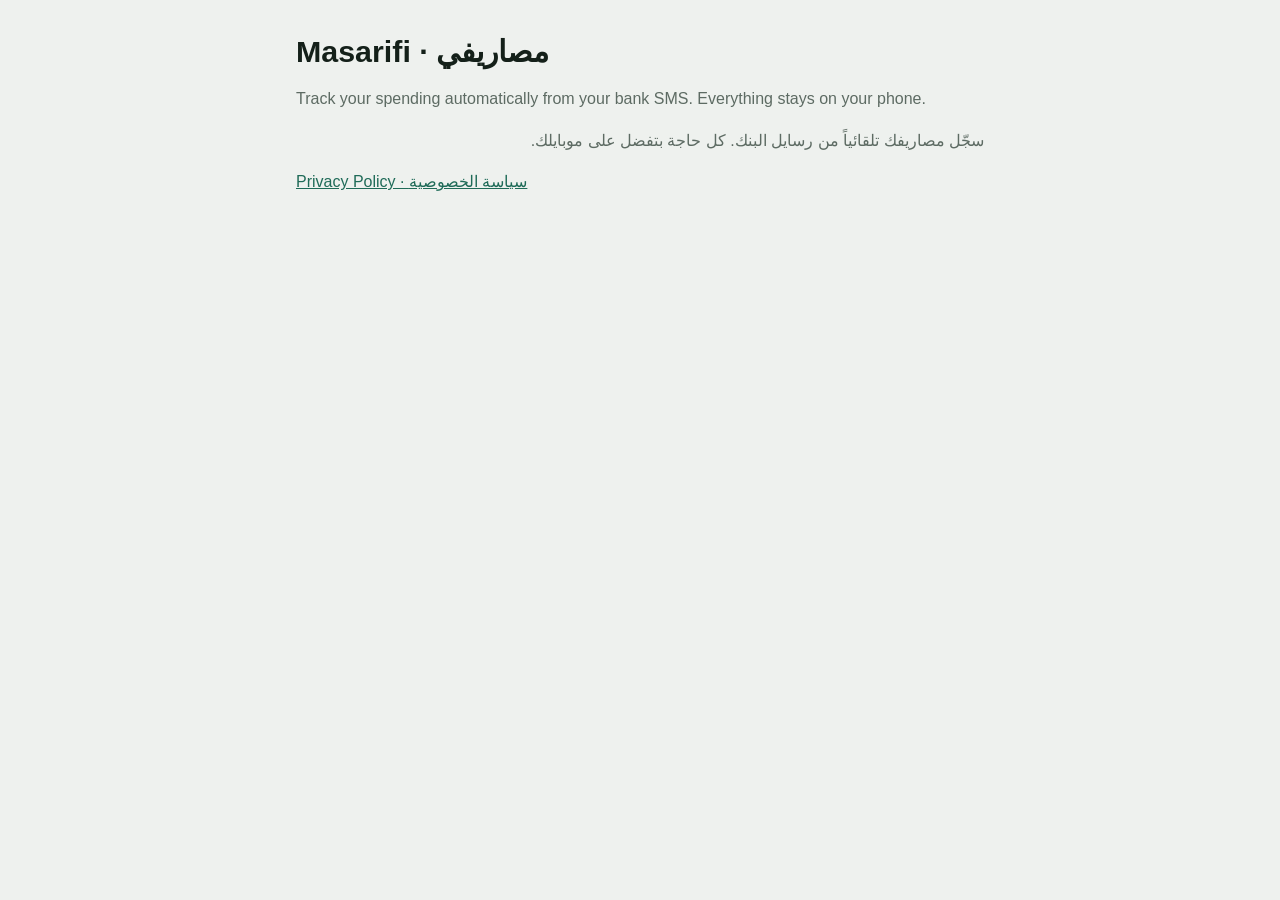
<file: index.html>
<!doctype html>
<html lang="en">
<head>
<meta charset="utf-8">
<meta name="viewport" content="width=device-width, initial-scale=1">
<title>Masarifi</title>
<link rel="stylesheet" href="style.css">
</head>
<body>
<main>
  <h1>Masarifi · مصاريفي</h1>
  <p class="muted">Track your spending automatically from your bank SMS. Everything stays on your phone.</p>
  <p class="muted" dir="rtl" lang="ar">سجّل مصاريفك تلقائياً من رسايل البنك. كل حاجة بتفضل على موبايلك.</p>
  <nav><a href="privacy/">Privacy Policy · سياسة الخصوصية</a></nav>
</main>
</body>
</html>
</file>
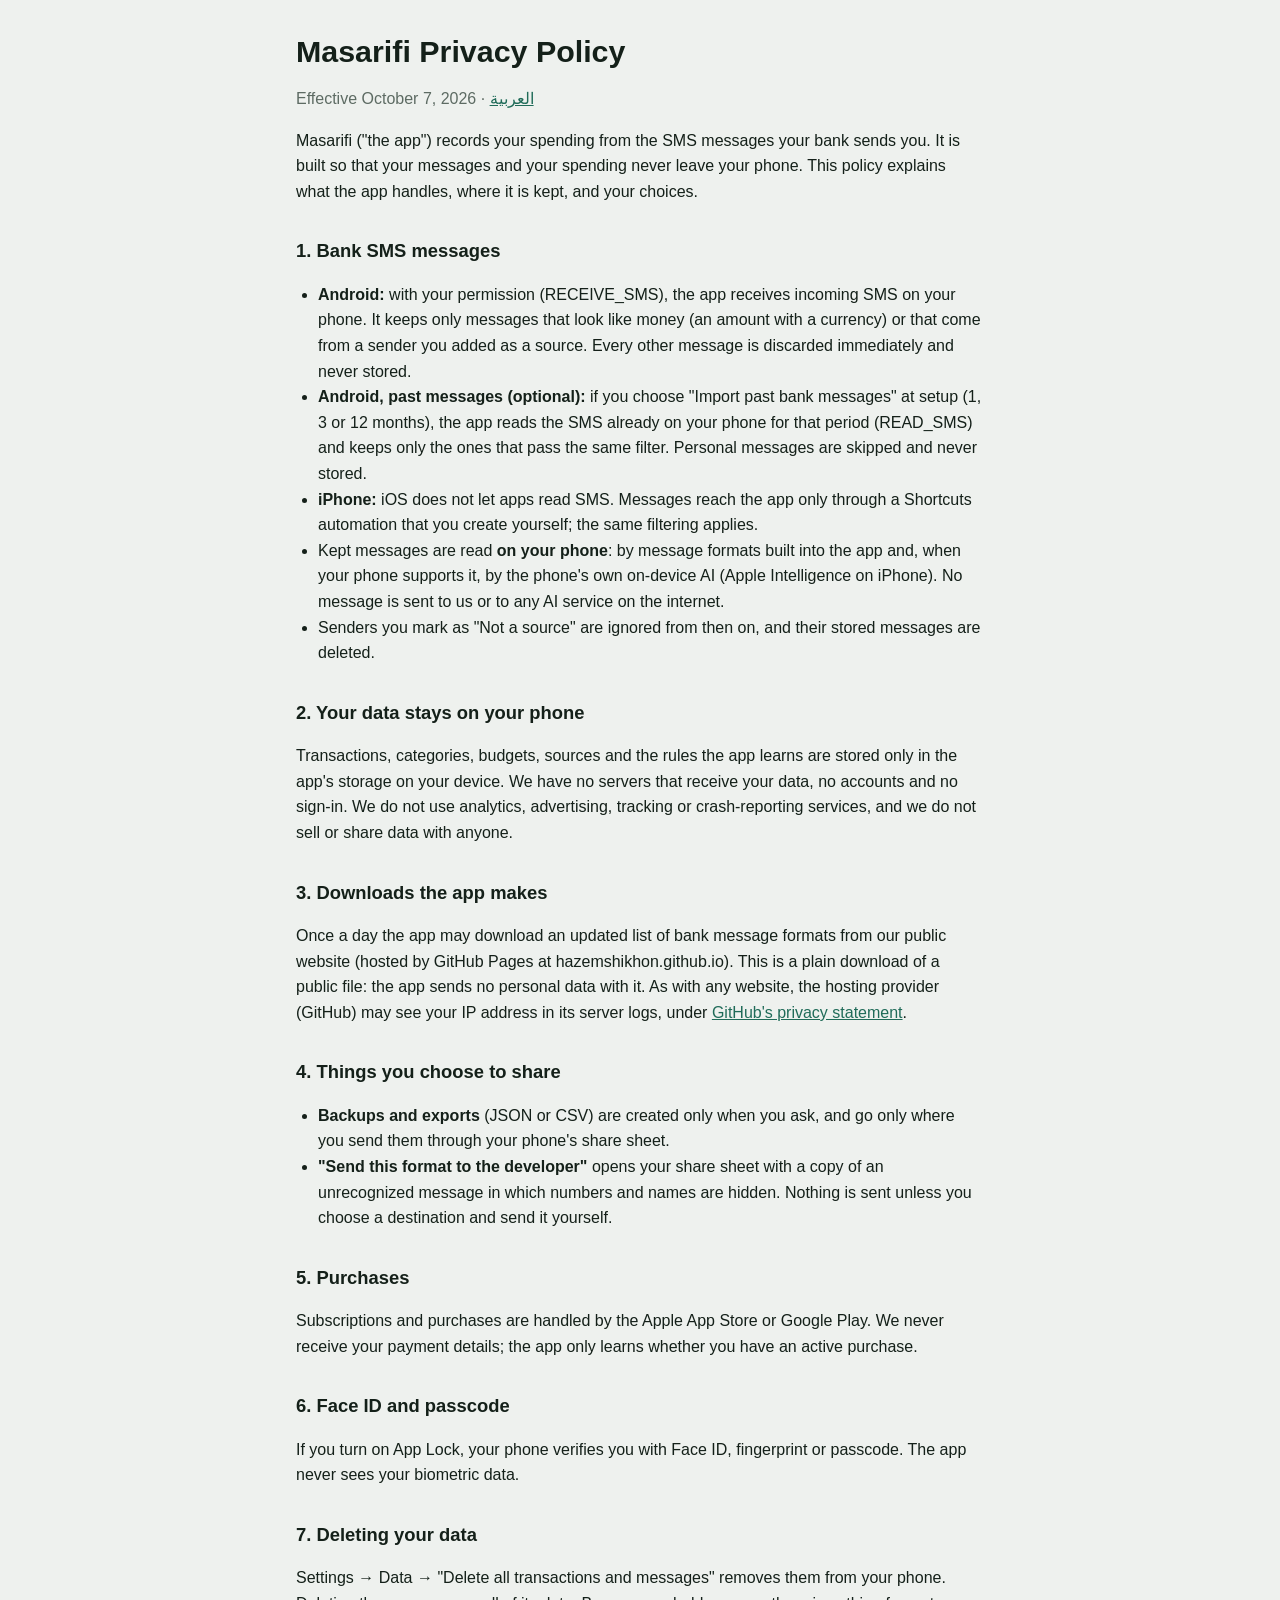
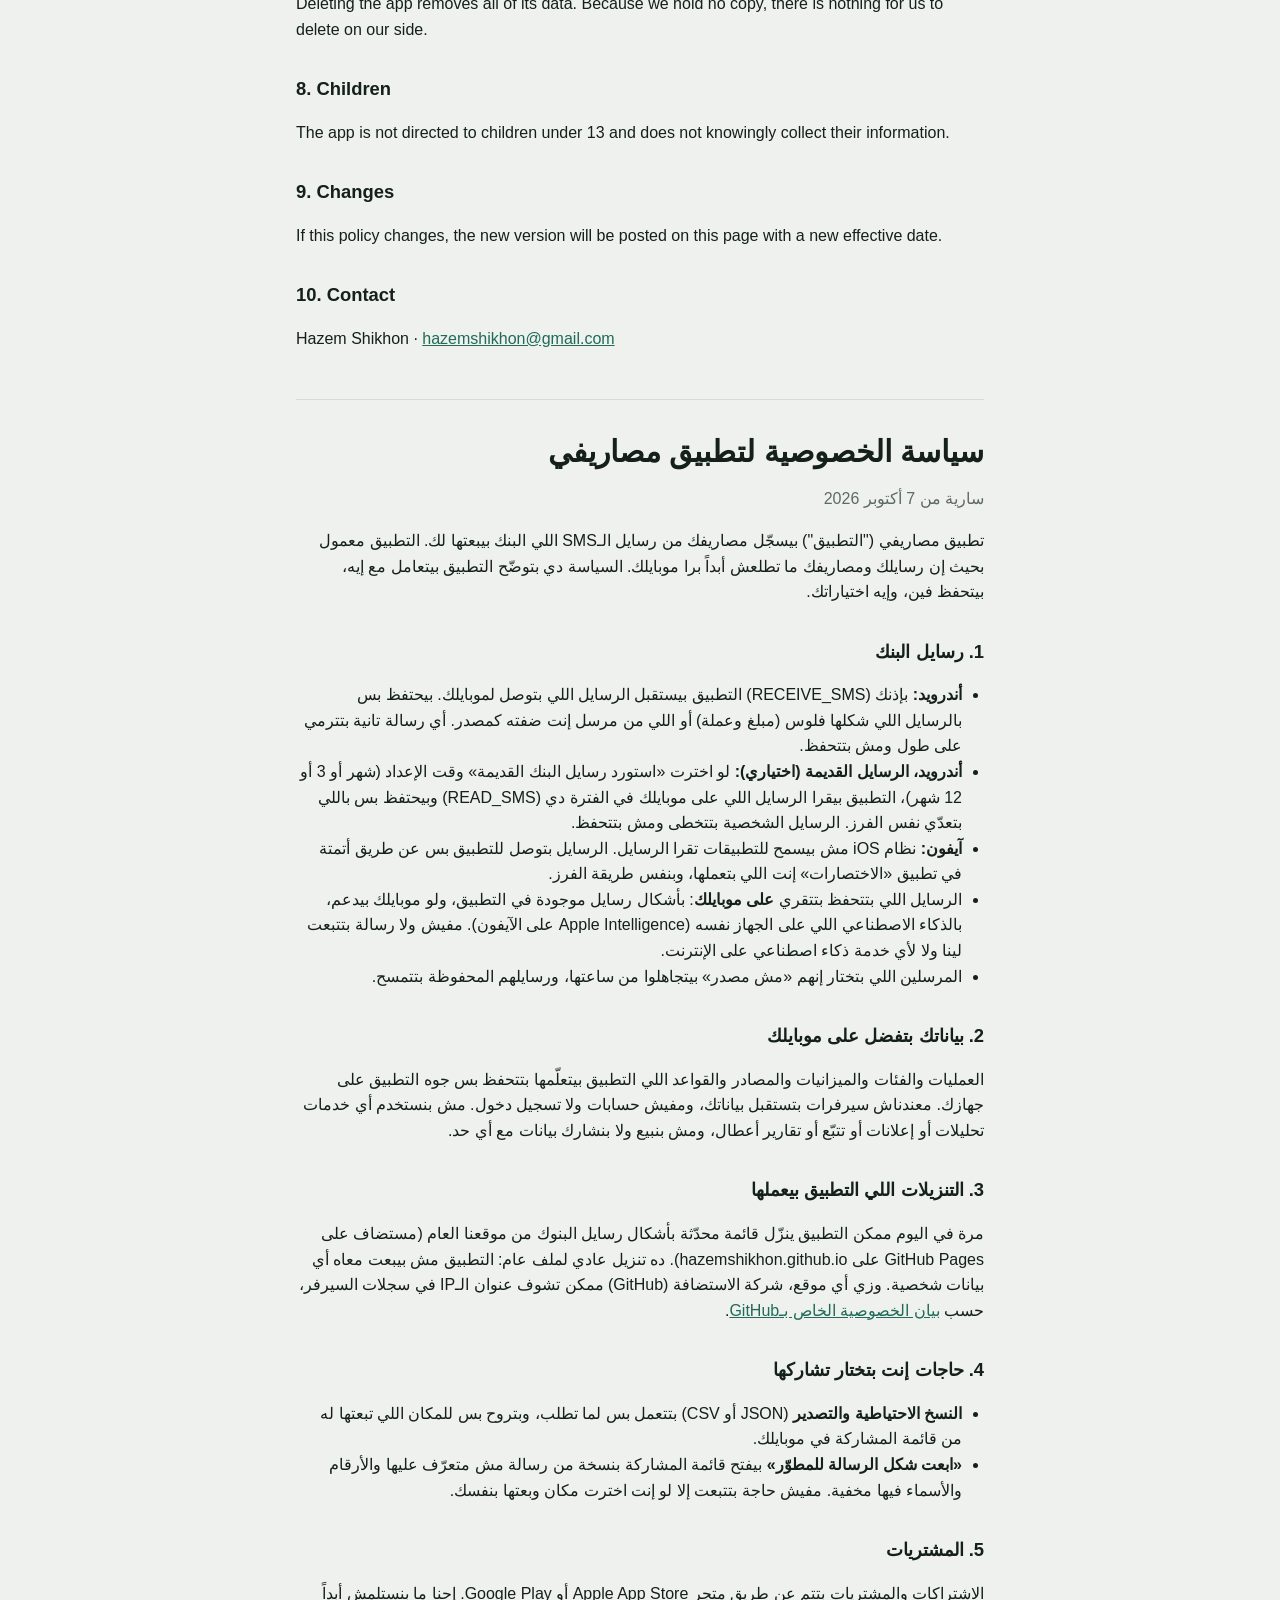
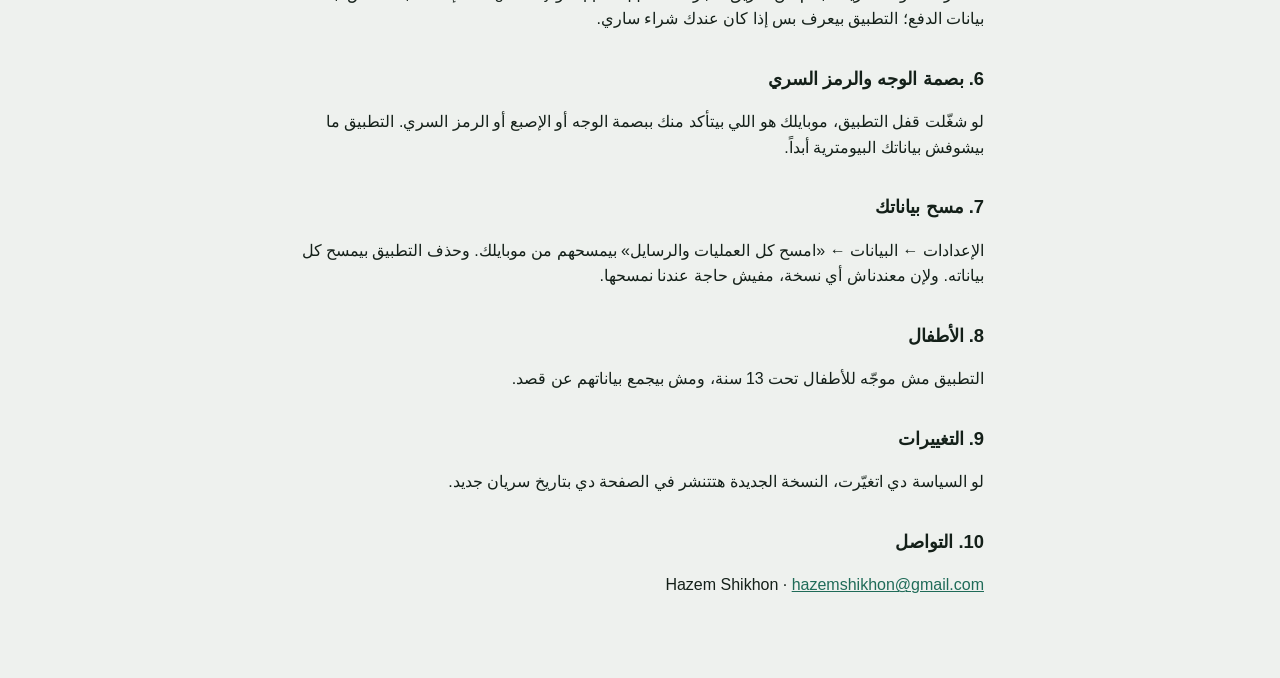
<file: privacy/index.html>
<!doctype html>
<html lang="en">
<head>
<meta charset="utf-8">
<meta name="viewport" content="width=device-width, initial-scale=1">
<title>Masarifi Privacy Policy</title>
<link rel="stylesheet" href="../style.css">
</head>
<body>
<main>
<section lang="en">
  <h1>Masarifi Privacy Policy</h1>
  <p class="muted">Effective October 7, 2026 · <a href="#ar">العربية</a></p>

  <p>Masarifi ("the app") records your spending from the SMS messages your bank sends you. It is built so that your messages and your spending never leave your phone. This policy explains what the app handles, where it is kept, and your choices.</p>

  <h2>1. Bank SMS messages</h2>
  <ul>
    <li><strong>Android:</strong> with your permission (RECEIVE_SMS), the app receives incoming SMS on your phone. It keeps only messages that look like money (an amount with a currency) or that come from a sender you added as a source. Every other message is discarded immediately and never stored.</li>
    <li><strong>Android, past messages (optional):</strong> if you choose "Import past bank messages" at setup (1, 3 or 12 months), the app reads the SMS already on your phone for that period (READ_SMS) and keeps only the ones that pass the same filter. Personal messages are skipped and never stored.</li>
    <li><strong>iPhone:</strong> iOS does not let apps read SMS. Messages reach the app only through a Shortcuts automation that you create yourself; the same filtering applies.</li>
    <li>Kept messages are read <strong>on your phone</strong>: by message formats built into the app and, when your phone supports it, by the phone's own on-device AI (Apple Intelligence on iPhone). No message is sent to us or to any AI service on the internet.</li>
    <li>Senders you mark as "Not a source" are ignored from then on, and their stored messages are deleted.</li>
  </ul>

  <h2>2. Your data stays on your phone</h2>
  <p>Transactions, categories, budgets, sources and the rules the app learns are stored only in the app's storage on your device. We have no servers that receive your data, no accounts and no sign-in. We do not use analytics, advertising, tracking or crash-reporting services, and we do not sell or share data with anyone.</p>

  <h2>3. Downloads the app makes</h2>
  <p>Once a day the app may download an updated list of bank message formats from our public website (hosted by GitHub Pages at hazemshikhon.github.io). This is a plain download of a public file: the app sends no personal data with it. As with any website, the hosting provider (GitHub) may see your IP address in its server logs, under <a href="https://docs.github.com/site-policy/privacy-policies/github-general-privacy-statement">GitHub's privacy statement</a>.</p>

  <h2>4. Things you choose to share</h2>
  <ul>
    <li><strong>Backups and exports</strong> (JSON or CSV) are created only when you ask, and go only where you send them through your phone's share sheet.</li>
    <li><strong>"Send this format to the developer"</strong> opens your share sheet with a copy of an unrecognized message in which numbers and names are hidden. Nothing is sent unless you choose a destination and send it yourself.</li>
  </ul>

  <h2>5. Purchases</h2>
  <p>Subscriptions and purchases are handled by the Apple App Store or Google Play. We never receive your payment details; the app only learns whether you have an active purchase.</p>

  <h2>6. Face ID and passcode</h2>
  <p>If you turn on App Lock, your phone verifies you with Face ID, fingerprint or passcode. The app never sees your biometric data.</p>

  <h2>7. Deleting your data</h2>
  <p>Settings → Data → "Delete all transactions and messages" removes them from your phone. Deleting the app removes all of its data. Because we hold no copy, there is nothing for us to delete on our side.</p>

  <h2>8. Children</h2>
  <p>The app is not directed to children under 13 and does not knowingly collect their information.</p>

  <h2>9. Changes</h2>
  <p>If this policy changes, the new version will be posted on this page with a new effective date.</p>

  <h2>10. Contact</h2>
  <p>Hazem Shikhon · <a href="mailto:hazemshikhon@gmail.com">hazemshikhon@gmail.com</a></p>
</section>

<section id="ar" lang="ar" dir="rtl">
  <h1>سياسة الخصوصية لتطبيق مصاريفي</h1>
  <p class="muted">سارية من 7 أكتوبر 2026</p>

  <p>تطبيق مصاريفي ("التطبيق") بيسجّل مصاريفك من رسايل الـSMS اللي البنك بيبعتها لك. التطبيق معمول بحيث إن رسايلك ومصاريفك ما تطلعش أبداً برا موبايلك. السياسة دي بتوضّح التطبيق بيتعامل مع إيه، بيتحفظ فين، وإيه اختياراتك.</p>

  <h2>1. رسايل البنك</h2>
  <ul>
    <li><strong>أندرويد:</strong> بإذنك (RECEIVE_SMS) التطبيق بيستقبل الرسايل اللي بتوصل لموبايلك. بيحتفظ بس بالرسايل اللي شكلها فلوس (مبلغ وعملة) أو اللي من مرسل إنت ضفته كمصدر. أي رسالة تانية بتترمي على طول ومش بتتحفظ.</li>
    <li><strong>أندرويد، الرسايل القديمة (اختياري):</strong> لو اخترت «استورد رسايل البنك القديمة» وقت الإعداد (شهر أو 3 أو 12 شهر)، التطبيق بيقرا الرسايل اللي على موبايلك في الفترة دي (READ_SMS) وبيحتفظ بس باللي بتعدّي نفس الفرز. الرسايل الشخصية بتتخطى ومش بتتحفظ.</li>
    <li><strong>آيفون:</strong> نظام iOS مش بيسمح للتطبيقات تقرا الرسايل. الرسايل بتوصل للتطبيق بس عن طريق أتمتة في تطبيق «الاختصارات» إنت اللي بتعملها، وبنفس طريقة الفرز.</li>
    <li>الرسايل اللي بتتحفظ بتتقري <strong>على موبايلك</strong>: بأشكال رسايل موجودة في التطبيق، ولو موبايلك بيدعم، بالذكاء الاصطناعي اللي على الجهاز نفسه (Apple Intelligence على الآيفون). مفيش ولا رسالة بتتبعت لينا ولا لأي خدمة ذكاء اصطناعي على الإنترنت.</li>
    <li>المرسلين اللي بتختار إنهم «مش مصدر» بيتجاهلوا من ساعتها، ورسايلهم المحفوظة بتتمسح.</li>
  </ul>

  <h2>2. بياناتك بتفضل على موبايلك</h2>
  <p>العمليات والفئات والميزانيات والمصادر والقواعد اللي التطبيق بيتعلّمها بتتحفظ بس جوه التطبيق على جهازك. معندناش سيرفرات بتستقبل بياناتك، ومفيش حسابات ولا تسجيل دخول. مش بنستخدم أي خدمات تحليلات أو إعلانات أو تتبّع أو تقارير أعطال، ومش بنبيع ولا بنشارك بيانات مع أي حد.</p>

  <h2>3. التنزيلات اللي التطبيق بيعملها</h2>
  <p>مرة في اليوم ممكن التطبيق ينزّل قائمة محدّثة بأشكال رسايل البنوك من موقعنا العام (مستضاف على GitHub Pages على hazemshikhon.github.io). ده تنزيل عادي لملف عام: التطبيق مش بيبعت معاه أي بيانات شخصية. وزي أي موقع، شركة الاستضافة (GitHub) ممكن تشوف عنوان الـIP في سجلات السيرفر، حسب <a href="https://docs.github.com/site-policy/privacy-policies/github-general-privacy-statement">بيان الخصوصية الخاص بـGitHub</a>.</p>

  <h2>4. حاجات إنت بتختار تشاركها</h2>
  <ul>
    <li><strong>النسخ الاحتياطية والتصدير</strong> (JSON أو CSV) بتتعمل بس لما تطلب، وبتروح بس للمكان اللي تبعتها له من قائمة المشاركة في موبايلك.</li>
    <li><strong>«ابعت شكل الرسالة للمطوّر»</strong> بيفتح قائمة المشاركة بنسخة من رسالة مش متعرّف عليها والأرقام والأسماء فيها مخفية. مفيش حاجة بتتبعت إلا لو إنت اخترت مكان وبعتها بنفسك.</li>
  </ul>

  <h2>5. المشتريات</h2>
  <p>الاشتراكات والمشتريات بتتم عن طريق متجر Apple App Store أو Google Play. إحنا ما بنستلمش أبداً بيانات الدفع؛ التطبيق بيعرف بس إذا كان عندك شراء ساري.</p>

  <h2>6. بصمة الوجه والرمز السري</h2>
  <p>لو شغّلت قفل التطبيق، موبايلك هو اللي بيتأكد منك ببصمة الوجه أو الإصبع أو الرمز السري. التطبيق ما بيشوفش بياناتك البيومترية أبداً.</p>

  <h2>7. مسح بياناتك</h2>
  <p>الإعدادات ← البيانات ← «امسح كل العمليات والرسايل» بيمسحهم من موبايلك. وحذف التطبيق بيمسح كل بياناته. ولإن معندناش أي نسخة، مفيش حاجة عندنا نمسحها.</p>

  <h2>8. الأطفال</h2>
  <p>التطبيق مش موجّه للأطفال تحت 13 سنة، ومش بيجمع بياناتهم عن قصد.</p>

  <h2>9. التغييرات</h2>
  <p>لو السياسة دي اتغيّرت، النسخة الجديدة هتتنشر في الصفحة دي بتاريخ سريان جديد.</p>

  <h2>10. التواصل</h2>
  <p>Hazem Shikhon · <a href="mailto:hazemshikhon@gmail.com">hazemshikhon@gmail.com</a></p>
</section>
</main>
</body>
</html>
</file>
<file: style.css>
:root { --bg: #eef1ee; --ink: #142019; --muted: #5d6b63; --accent: #1f6b58; --line: #d6ddd8; }
@media (prefers-color-scheme: dark) { :root { --bg: #0f1412; --ink: #e8efea; --muted: #9aa8a0; --accent: #5cc5a3; --line: #26302b; } }
* { box-sizing: border-box; }
body { margin: 0; background: var(--bg); color: var(--ink); font: 16px/1.6 -apple-system, BlinkMacSystemFont, "Segoe UI", "IBM Plex Sans Arabic", Tahoma, sans-serif; }
main { max-width: 720px; margin: 0 auto; padding: 32px 16px 64px; }
h1 { font-size: 1.9rem; margin: 0 0 4px; line-height: 1.25; }
h2 { font-size: 1.15rem; margin: 32px 0 6px; }
p, li { color: var(--ink); }
.muted { color: var(--muted); }
a { color: var(--accent); }
nav { display: flex; gap: 16px; margin-bottom: 24px; }
section + section { border-top: 1px solid var(--line); margin-top: 48px; padding-top: 32px; }
ul { padding-inline-start: 22px; }
</file>
